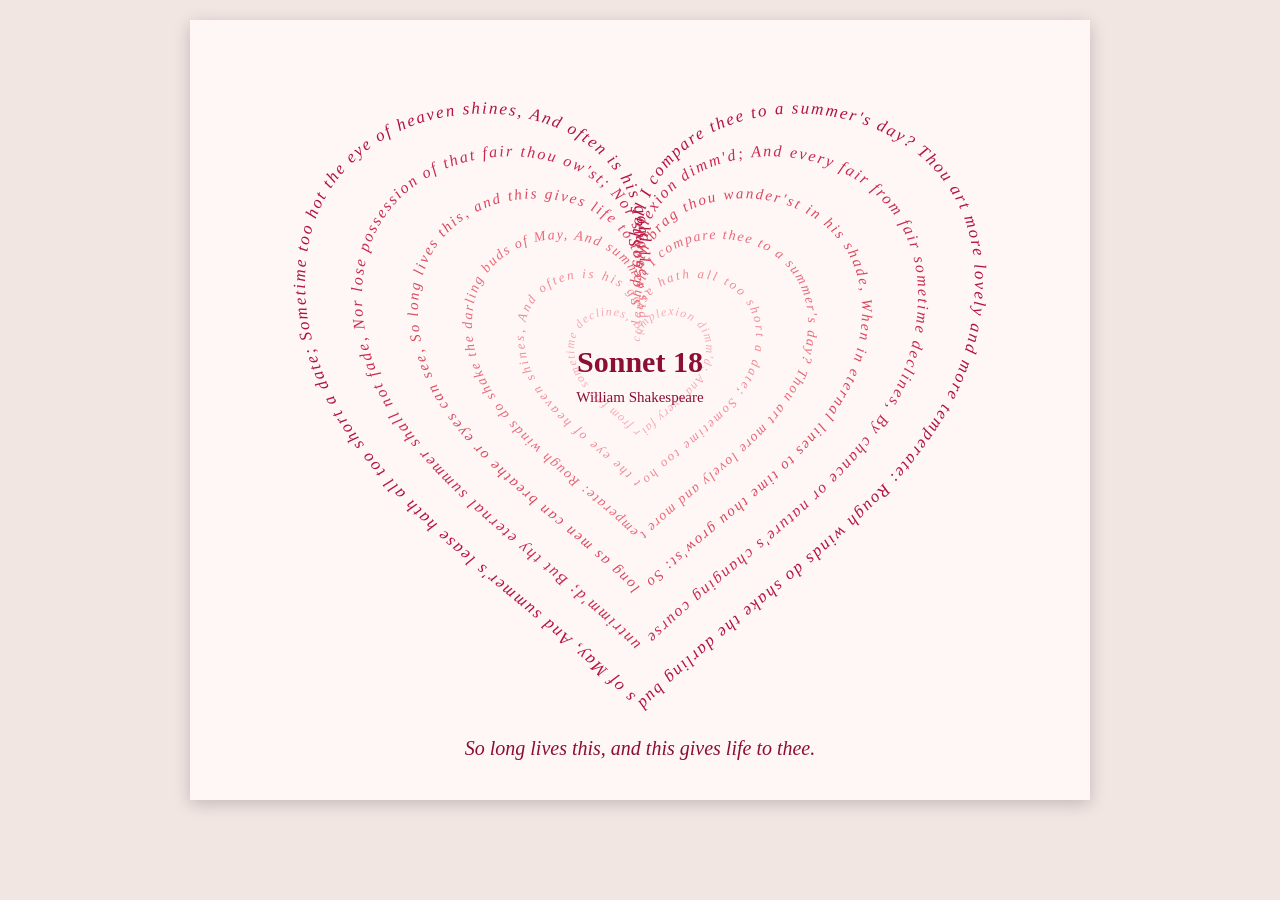
<file: index.html>
<!DOCTYPE html>
<html lang="en">
<head>
<meta charset="UTF-8">
<meta name="viewport" content="width=device-width, initial-scale=1.0">
<title>SVG Text Art - Sonnet 18</title>
<style>
body {
  margin: 0;
  padding: 20px;
  background: #f2e6e3;
  display: flex;
  justify-content: center;
}
svg {
  display: block;
  box-shadow: 0 4px 16px rgba(0,0,0,0.2);
}
</style>
</head>
<body>
<svg width="900" height="780" viewBox="0 0 900 780" xmlns="http://www.w3.org/2000/svg">
<defs>
<path id="h0" d="M 450.0,227.8 C 450.0,43.5 785.0,43.5 785.0,261.2 C 785.0,445.5 584.0,546.0 450.0,680.0 C 316.0,546.0 115.0,445.5 115.0,261.2 C 115.0,43.5 450.0,43.5 450.0,227.8 Z"/>
<path id="h1" d="M 450.0,247.7 C 450.0,94.8 728.0,94.8 728.0,275.5 C 728.0,428.4 561.2,511.8 450.0,623.0 C 338.8,511.8 172.0,428.4 172.0,275.5 C 172.0,94.8 450.0,94.8 450.0,247.7 Z"/>
<path id="h2" d="M 450.0,267.3 C 450.0,145.2 672.0,145.2 672.0,289.5 C 672.0,411.6 538.8,478.2 450.0,567.0 C 361.2,478.2 228.0,411.6 228.0,289.5 C 228.0,145.2 450.0,145.2 450.0,267.3 Z"/>
<path id="h3" d="M 450.0,286.2 C 450.0,193.8 618.0,193.8 618.0,303.0 C 618.0,395.4 517.2,445.8 450.0,513.0 C 382.8,445.8 282.0,395.4 282.0,303.0 C 282.0,193.8 450.0,193.8 450.0,286.2 Z"/>
<path id="h4" d="M 450.0,304.4 C 450.0,240.6 566.0,240.6 566.0,316.0 C 566.0,379.8 496.4,414.6 450.0,461.0 C 403.6,414.6 334.0,379.8 334.0,316.0 C 334.0,240.6 450.0,240.6 450.0,304.4 Z"/>
<path id="h5" d="M 450.0,321.9 C 450.0,285.6 516.0,285.6 516.0,328.5 C 516.0,364.8 476.4,384.6 450.0,411.0 C 423.6,384.6 384.0,364.8 384.0,328.5 C 384.0,285.6 450.0,285.6 450.0,321.9 Z"/>
</defs>
<rect width="900" height="780" fill="#fff7f5"/>
<text font-family="Georgia, serif" font-size="17" font-style="italic" fill="#b3123f"><textPath href="#h0" textLength="2112" lengthAdjust="spacing">Shall I compare thee to a summer's day? Thou art more lovely and more temperate: Rough winds do shake the darling buds of May, And summer's lease hath all too short a date; Sometime too hot the eye of heaven shines, And often is his gold</textPath></text>
<text font-family="Georgia, serif" font-size="16" font-style="italic" fill="#c8294f"><textPath href="#h1" textLength="1752" lengthAdjust="spacing">complexion dimm'd; And every fair from fair sometime declines, By chance or nature's changing course untrimm'd; But thy eternal summer shall not fade, Nor lose possession of that fair thou ow'st; Nor shall</textPath></text>
<text font-family="Georgia, serif" font-size="15" font-style="italic" fill="#d9475f"><textPath href="#h2" textLength="1398" lengthAdjust="spacing">death brag thou wander'st in his shade, When in eternal lines to time thou grow'st: So long as men can breathe or eyes can see, So long lives this, and this gives life to thee.</textPath></text>
<text font-family="Georgia, serif" font-size="14" font-style="italic" fill="#e8687a"><textPath href="#h3" textLength="1056" lengthAdjust="spacing">Shall I compare thee to a summer's day? Thou art more lovely and more temperate: Rough winds do shake the darling buds of May, And summer's</textPath></text>
<text font-family="Georgia, serif" font-size="13" font-style="italic" fill="#f08a96"><textPath href="#h4" textLength="727" lengthAdjust="spacing">lease hath all too short a date; Sometime too hot the eye of heaven shines, And often is his gold</textPath></text>
<text font-family="Georgia, serif" font-size="12" font-style="italic" fill="#f6aab2"><textPath href="#h5" textLength="411" lengthAdjust="spacing">complexion dimm'd; And every fair from fair sometime declines, By</textPath></text>
<text x="450" y="352" text-anchor="middle" font-family="Georgia, serif" font-size="30" font-weight="bold" fill="#8c0f33">Sonnet 18</text>
<text x="450" y="382" text-anchor="middle" font-family="Georgia, serif" font-size="15" fill="#8c0f33">William Shakespeare</text>
<text x="450" y="735" text-anchor="middle" font-family="Georgia, serif" font-size="20" font-style="italic" fill="#8c0f33">So long lives this, and this gives life to thee.</text>
</svg>
</body>
</html>
</file>
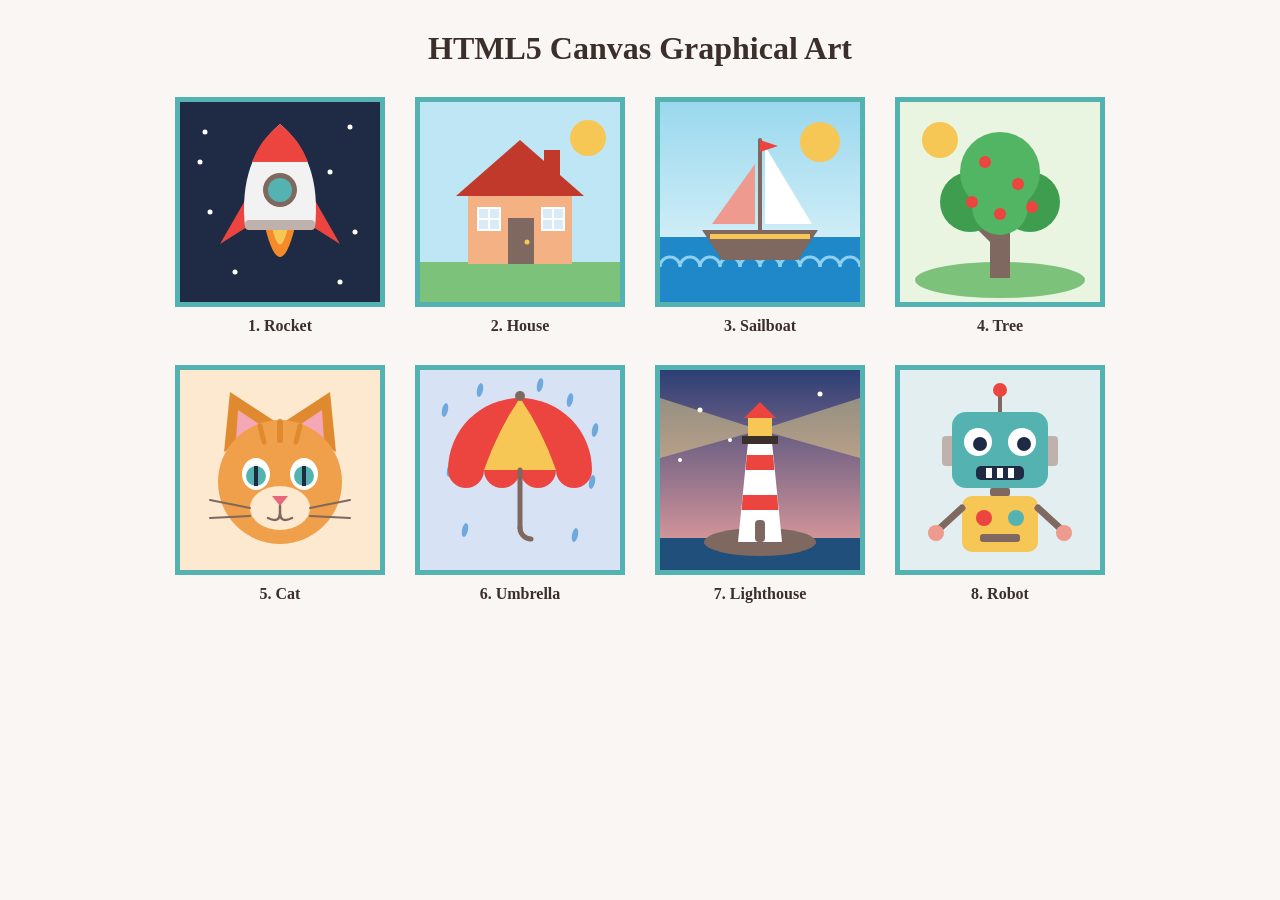
<file: 7.4/index.html>
<!DOCTYPE html>
<html lang="en">
<head>
<meta charset="UTF-8">
<meta name="viewport" content="width=device-width, initial-scale=1.0">
<title>HTML5 Canvas Graphical Art</title>
<style>
body {
  margin: 0;
  padding: 30px 20px;
  background: #faf6f3;
  font-family: Georgia, "Times New Roman", serif;
  color: #3b2f2b;
}
h1 {
  text-align: center;
  margin: 0 0 30px;
}
.gallery {
  display: flex;
  flex-wrap: wrap;
  justify-content: center;
  gap: 30px;
  max-width: 1000px;
  margin: 0 auto;
}
figure {
  margin: 0;
  text-align: center;
}
canvas {
  display: block;
  border: 5px solid #54b3b1;
  box-sizing: content-box;
}
figcaption {
  margin-top: 10px;
  font-weight: bold;
}
</style>
</head>
<body>
<h1>HTML5 Canvas Graphical Art</h1>
<div class="gallery" id="gallery"></div>
<script>
function circle(c, x, y, r, color) {
  c.beginPath();
  c.arc(x, y, r, 0, Math.PI * 2);
  c.fillStyle = color;
  c.fill();
}

function poly(c, points, color) {
  c.beginPath();
  c.moveTo(points[0][0], points[0][1]);
  for (let i = 1; i < points.length; i++) {
    c.lineTo(points[i][0], points[i][1]);
  }
  c.closePath();
  c.fillStyle = color;
  c.fill();
}

function rrect(c, x, y, w, h, r, color) {
  c.beginPath();
  c.moveTo(x + r, y);
  c.arcTo(x + w, y, x + w, y + h, r);
  c.arcTo(x + w, y + h, x, y + h, r);
  c.arcTo(x, y + h, x, y, r);
  c.arcTo(x, y, x + w, y, r);
  c.closePath();
  c.fillStyle = color;
  c.fill();
}

function line(c, x1, y1, x2, y2, color, width) {
  c.beginPath();
  c.moveTo(x1, y1);
  c.lineTo(x2, y2);
  c.strokeStyle = color;
  c.lineWidth = width;
  c.lineCap = "round";
  c.stroke();
}

function rocket(c) {
  c.fillStyle = "#1f2a44";
  c.fillRect(0, 0, 200, 200);
  const stars = [[25, 30], [170, 25], [150, 70], [30, 110], [175, 130], [55, 170], [160, 180], [20, 60]];
  stars.forEach(function (s) { circle(c, s[0], s[1], 2.5, "#ffffff"); });
  c.beginPath();
  c.moveTo(85, 125);
  c.quadraticCurveTo(100, 185, 115, 125);
  c.fillStyle = "#f58a2b";
  c.fill();
  c.beginPath();
  c.moveTo(92, 125);
  c.quadraticCurveTo(100, 160, 108, 125);
  c.fillStyle = "#f6c755";
  c.fill();
  poly(c, [[67, 95], [40, 142], [67, 125]], "#ec4540");
  poly(c, [[133, 95], [160, 142], [133, 125]], "#ec4540");
  c.beginPath();
  c.moveTo(100, 22);
  c.quadraticCurveTo(142, 58, 135, 125);
  c.lineTo(65, 125);
  c.quadraticCurveTo(58, 58, 100, 22);
  c.closePath();
  c.fillStyle = "#f2f2f2";
  c.fill();
  c.beginPath();
  c.moveTo(100, 22);
  c.quadraticCurveTo(120, 38, 128, 60);
  c.lineTo(72, 60);
  c.quadraticCurveTo(80, 38, 100, 22);
  c.closePath();
  c.fillStyle = "#ec4540";
  c.fill();
  circle(c, 100, 88, 17, "#7f685f");
  circle(c, 100, 88, 12, "#54b3b1");
  rrect(c, 65, 118, 70, 10, 4, "#bfb2ac");
}

function house(c) {
  c.fillStyle = "#bfe6f5";
  c.fillRect(0, 0, 200, 200);
  circle(c, 168, 36, 18, "#f6c755");
  c.fillStyle = "#7cc27a";
  c.fillRect(0, 160, 200, 40);
  c.fillStyle = "#c0392b";
  c.fillRect(124, 48, 16, 36);
  c.fillStyle = "#f4b183";
  c.fillRect(48, 90, 104, 72);
  poly(c, [[36, 94], [100, 38], [164, 94]], "#c0392b");
  c.fillStyle = "#7f685f";
  c.fillRect(88, 116, 26, 46);
  circle(c, 107, 140, 2.5, "#f6c755");
  c.fillStyle = "#d7ecf8";
  c.fillRect(58, 106, 22, 22);
  c.fillRect(122, 106, 22, 22);
  c.strokeStyle = "#ffffff";
  c.lineWidth = 2;
  c.strokeRect(58, 106, 22, 22);
  c.strokeRect(122, 106, 22, 22);
  line(c, 69, 106, 69, 128, "#ffffff", 2);
  line(c, 58, 117, 80, 117, "#ffffff", 2);
  line(c, 133, 106, 133, 128, "#ffffff", 2);
  line(c, 122, 117, 144, 117, "#ffffff", 2);
}

function sailboat(c) {
  const g = c.createLinearGradient(0, 0, 0, 200);
  g.addColorStop(0, "#9ad8ee");
  g.addColorStop(1, "#e8f7fb");
  c.fillStyle = g;
  c.fillRect(0, 0, 200, 200);
  circle(c, 160, 40, 20, "#f6c755");
  c.fillStyle = "#1e88c9";
  c.fillRect(0, 135, 200, 65);
  c.strokeStyle = "#8fd0f0";
  c.lineWidth = 3;
  for (let x = 10; x < 200; x += 40) {
    c.beginPath();
    c.arc(x, 165, 10, Math.PI, 0);
    c.arc(x + 20, 165, 10, Math.PI, 0);
    c.stroke();
  }
  line(c, 100, 38, 100, 132, "#7f685f", 4);
  poly(c, [[105, 44], [105, 122], [152, 122]], "#ffffff");
  poly(c, [[95, 62], [95, 122], [52, 122]], "#ef9a8f");
  poly(c, [[100, 38], [100, 50], [118, 44]], "#ec4540");
  c.beginPath();
  c.moveTo(42, 128);
  c.lineTo(158, 128);
  c.lineTo(138, 158);
  c.lineTo(62, 158);
  c.closePath();
  c.fillStyle = "#7f685f";
  c.fill();
  c.fillStyle = "#f6c755";
  c.fillRect(50, 132, 100, 5);
}

function tree(c) {
  c.fillStyle = "#e9f5e1";
  c.fillRect(0, 0, 200, 200);
  circle(c, 40, 38, 18, "#f6c755");
  c.beginPath();
  c.ellipse(100, 178, 85, 18, 0, 0, Math.PI * 2);
  c.fillStyle = "#7cc27a";
  c.fill();
  c.fillStyle = "#7f685f";
  c.fillRect(90, 108, 20, 68);
  poly(c, [[90, 140], [74, 124], [78, 120], [90, 130]], "#7f685f");
  poly(c, [[110, 130], [128, 114], [124, 110], [110, 122]], "#7f685f");
  circle(c, 70, 100, 30, "#3f9d4f");
  circle(c, 130, 100, 30, "#3f9d4f");
  circle(c, 100, 70, 40, "#52b563");
  circle(c, 100, 105, 28, "#52b563");
  circle(c, 85, 60, 6, "#ec4540");
  circle(c, 118, 82, 6, "#ec4540");
  circle(c, 72, 100, 6, "#ec4540");
  circle(c, 132, 105, 6, "#ec4540");
  circle(c, 100, 112, 6, "#ec4540");
}

function cat(c) {
  c.fillStyle = "#fde8d0";
  c.fillRect(0, 0, 200, 200);
  poly(c, [[44, 82], [50, 22], [96, 52]], "#e08a2f");
  poly(c, [[156, 82], [150, 22], [104, 52]], "#e08a2f");
  poly(c, [[56, 70], [58, 40], [82, 56]], "#f4a7b5");
  poly(c, [[144, 70], [142, 40], [118, 56]], "#f4a7b5");
  circle(c, 100, 112, 62, "#f0a04b");
  line(c, 100, 52, 100, 70, "#e08a2f", 6);
  line(c, 80, 56, 84, 72, "#e08a2f", 5);
  line(c, 120, 56, 116, 72, "#e08a2f", 5);
  c.beginPath();
  c.ellipse(100, 138, 30, 22, 0, 0, Math.PI * 2);
  c.fillStyle = "#fde8d0";
  c.fill();
  c.beginPath();
  c.ellipse(76, 104, 14, 16, 0, 0, Math.PI * 2);
  c.ellipse(124, 104, 14, 16, 0, 0, Math.PI * 2);
  c.fillStyle = "#ffffff";
  c.fill();
  circle(c, 76, 106, 10, "#54b3b1");
  circle(c, 124, 106, 10, "#54b3b1");
  c.fillStyle = "#1f2a44";
  c.fillRect(74, 96, 4, 20);
  c.fillRect(122, 96, 4, 20);
  poly(c, [[92, 126], [108, 126], [100, 136]], "#e8687a");
  c.strokeStyle = "#7f685f";
  c.lineWidth = 2.5;
  c.lineCap = "round";
  c.beginPath();
  c.moveTo(100, 136);
  c.lineTo(100, 142);
  c.moveTo(88, 148);
  c.quadraticCurveTo(100, 154, 100, 142);
  c.quadraticCurveTo(100, 154, 112, 148);
  c.stroke();
  line(c, 70, 138, 30, 130, "#7f685f", 2);
  line(c, 70, 146, 30, 148, "#7f685f", 2);
  line(c, 130, 138, 170, 130, "#7f685f", 2);
  line(c, 130, 146, 170, 148, "#7f685f", 2);
}

function umbrella(c) {
  c.fillStyle = "#d7e3f4";
  c.fillRect(0, 0, 200, 200);
  const drops = [[25, 40], [60, 20], [150, 30], [175, 60], [30, 100], [172, 112], [45, 160], [155, 165], [120, 15]];
  drops.forEach(function (d) {
    c.beginPath();
    c.ellipse(d[0], d[1], 3, 7, 0.2, 0, Math.PI * 2);
    c.fillStyle = "#6fa8dc";
    c.fill();
  });
  c.beginPath();
  c.arc(100, 100, 72, Math.PI, 0);
  c.closePath();
  c.fillStyle = "#ec4540";
  c.fill();
  c.beginPath();
  c.moveTo(100, 28);
  c.quadraticCurveTo(78, 60, 64, 100);
  c.lineTo(100, 100);
  c.closePath();
  c.fillStyle = "#f6c755";
  c.fill();
  c.beginPath();
  c.moveTo(100, 28);
  c.quadraticCurveTo(122, 60, 136, 100);
  c.lineTo(100, 100);
  c.closePath();
  c.fillStyle = "#f6c755";
  c.fill();
  c.fillStyle = "#ec4540";
  for (let i = 0; i < 4; i++) {
    c.beginPath();
    c.arc(46 + i * 36, 100, 18, Math.PI, 0, true);
    c.closePath();
    c.fill();
  }
  circle(c, 100, 26, 5, "#7f685f");
  line(c, 100, 100, 100, 158, "#7f685f", 5);
  c.beginPath();
  c.arc(111, 158, 11, Math.PI, Math.PI * 0.5, true);
  c.strokeStyle = "#7f685f";
  c.lineWidth = 5;
  c.lineCap = "round";
  c.stroke();
}

function lighthouse(c) {
  const g = c.createLinearGradient(0, 0, 0, 200);
  g.addColorStop(0, "#2c3e75");
  g.addColorStop(1, "#f0a4a0");
  c.fillStyle = g;
  c.fillRect(0, 0, 200, 200);
  circle(c, 40, 40, 2.5, "#ffffff");
  circle(c, 160, 24, 2.5, "#ffffff");
  circle(c, 70, 70, 2, "#ffffff");
  circle(c, 20, 90, 2, "#ffffff");
  c.fillStyle = "#1f4f7a";
  c.fillRect(0, 168, 200, 32);
  c.globalAlpha = 0.45;
  poly(c, [[100, 60], [200, 28], [200, 88]], "#f6e08a");
  poly(c, [[100, 60], [0, 28], [0, 88]], "#f6e08a");
  c.globalAlpha = 1;
  c.beginPath();
  c.ellipse(100, 172, 56, 14, 0, 0, Math.PI * 2);
  c.fillStyle = "#7f685f";
  c.fill();
  poly(c, [[78, 172], [122, 172], [112, 72], [88, 72]], "#ffffff");
  poly(c, [[85.6, 100], [114.4, 100], [113.2, 85], [86.8, 85]], "#ec4540");
  poly(c, [[81.6, 140], [118.4, 140], [117.2, 125], [82.8, 125]], "#ec4540");
  c.fillStyle = "#3b2f2b";
  c.fillRect(82, 66, 36, 8);
  c.fillStyle = "#f6c755";
  c.fillRect(88, 48, 24, 18);
  poly(c, [[84, 48], [100, 32], [116, 48]], "#ec4540");
  rrect(c, 95, 150, 10, 22, 4, "#7f685f");
}

function robot(c) {
  c.fillStyle = "#e3eef0";
  c.fillRect(0, 0, 200, 200);
  line(c, 100, 22, 100, 44, "#7f685f", 4);
  circle(c, 100, 20, 7, "#ec4540");
  rrect(c, 42, 66, 14, 30, 4, "#bfb2ac");
  rrect(c, 144, 66, 14, 30, 4, "#bfb2ac");
  rrect(c, 52, 42, 96, 76, 14, "#54b3b1");
  circle(c, 78, 72, 14, "#ffffff");
  circle(c, 122, 72, 14, "#ffffff");
  circle(c, 80, 74, 7, "#1f2a44");
  circle(c, 124, 74, 7, "#1f2a44");
  rrect(c, 76, 96, 48, 14, 5, "#1f2a44");
  c.fillStyle = "#ffffff";
  c.fillRect(86, 98, 6, 10);
  c.fillRect(97, 98, 6, 10);
  c.fillRect(108, 98, 6, 10);
  rrect(c, 90, 118, 20, 8, 2, "#7f685f");
  rrect(c, 62, 126, 76, 56, 10, "#f6c755");
  circle(c, 84, 148, 8, "#ec4540");
  circle(c, 116, 148, 8, "#54b3b1");
  rrect(c, 80, 164, 40, 8, 3, "#7f685f");
  line(c, 62, 138, 38, 160, "#7f685f", 7);
  line(c, 138, 138, 162, 160, "#7f685f", 7);
  circle(c, 36, 163, 8, "#ef9a8f");
  circle(c, 164, 163, 8, "#ef9a8f");
}

const arts = [
  ["1. Rocket", rocket],
  ["2. House", house],
  ["3. Sailboat", sailboat],
  ["4. Tree", tree],
  ["5. Cat", cat],
  ["6. Umbrella", umbrella],
  ["7. Lighthouse", lighthouse],
  ["8. Robot", robot]
];

const gallery = document.getElementById("gallery");

arts.forEach(function (art) {
  const figure = document.createElement("figure");
  const canvas = document.createElement("canvas");
  canvas.width = 200;
  canvas.height = 200;
  const caption = document.createElement("figcaption");
  caption.textContent = art[0];
  figure.appendChild(canvas);
  figure.appendChild(caption);
  gallery.appendChild(figure);
  art[1](canvas.getContext("2d"));
});
</script>
</body>
</html>
</file>
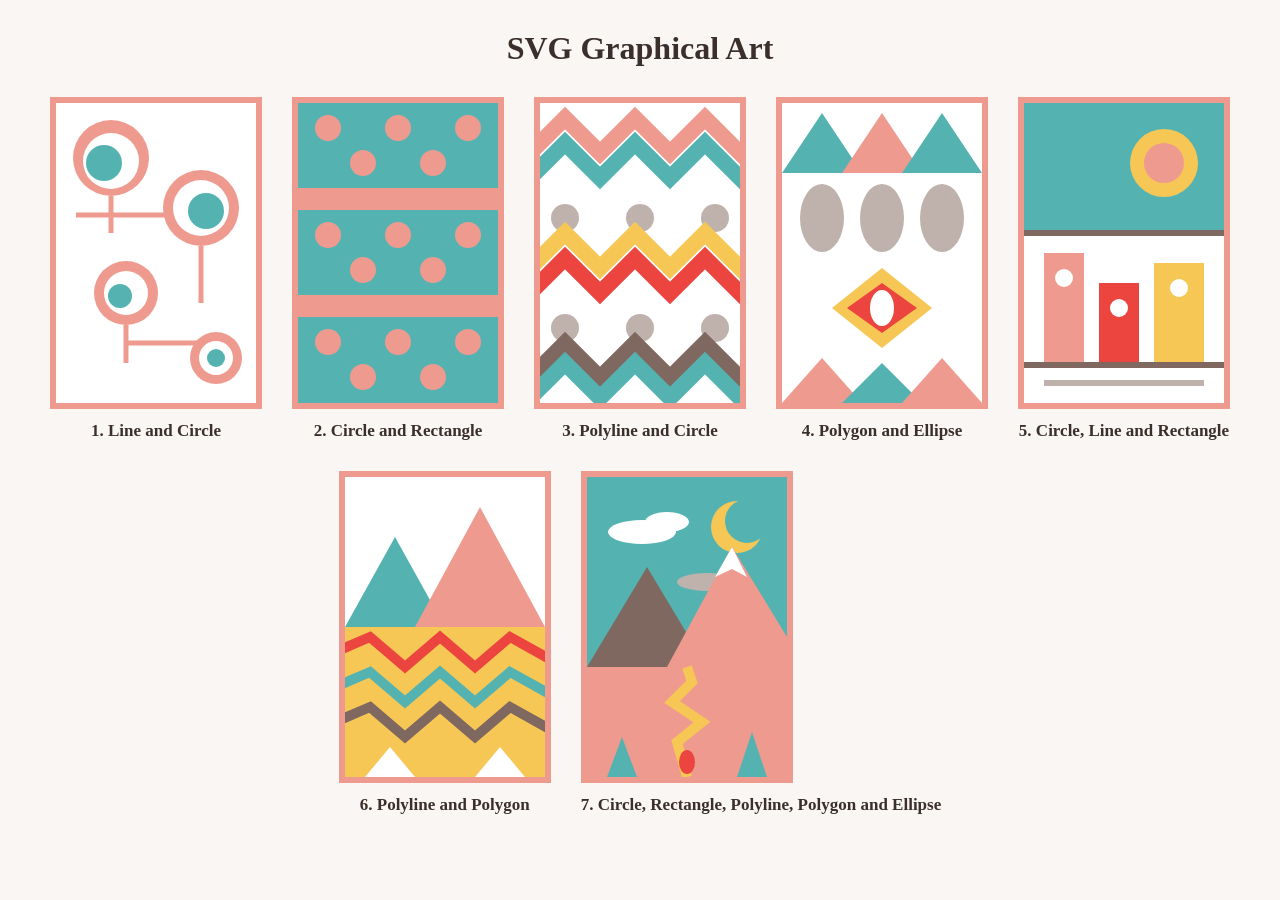
<file: index (1).html>
<!DOCTYPE html>
<html lang="en">
<head>
<meta charset="UTF-8">
<meta name="viewport" content="width=device-width, initial-scale=1.0">
<title>SVG Graphical Art</title>
<style>
body {
  margin: 0;
  padding: 30px 20px;
  background: #faf6f3;
  font-family: Georgia, "Times New Roman", serif;
  color: #3b2f2b;
}
h1 {
  text-align: center;
  margin: 0 0 30px;
}
.gallery {
  display: flex;
  flex-wrap: wrap;
  justify-content: center;
  gap: 30px;
}
figure {
  margin: 0;
  text-align: center;
}
svg {
  display: block;
  background: #ffffff;
  border: 6px solid #ef9a8f;
  box-sizing: content-box;
}
figcaption {
  margin-top: 12px;
  font-weight: bold;
  font-size: 17px;
}
</style>
</head>
<body>
<h1>SVG Graphical Art</h1>
<div class="gallery">

<figure>
<svg width="200" height="300" viewBox="0 0 200 300">
<circle cx="55" cy="55" r="38" fill="#ef9a8f"/>
<circle cx="55" cy="58" r="28" fill="#ffffff"/>
<circle cx="48" cy="60" r="18" fill="#54b3b1"/>
<line x1="55" y1="93" x2="55" y2="130" stroke="#ef9a8f" stroke-width="5"/>
<line x1="20" y1="112" x2="130" y2="112" stroke="#ef9a8f" stroke-width="5"/>
<circle cx="145" cy="105" r="38" fill="#ef9a8f"/>
<circle cx="145" cy="105" r="28" fill="#ffffff"/>
<circle cx="150" cy="108" r="18" fill="#54b3b1"/>
<line x1="145" y1="143" x2="145" y2="200" stroke="#ef9a8f" stroke-width="5"/>
<circle cx="70" cy="190" r="32" fill="#ef9a8f"/>
<circle cx="70" cy="190" r="22" fill="#ffffff"/>
<circle cx="64" cy="193" r="12" fill="#54b3b1"/>
<line x1="70" y1="222" x2="70" y2="260" stroke="#ef9a8f" stroke-width="5"/>
<line x1="70" y1="240" x2="175" y2="240" stroke="#ef9a8f" stroke-width="5"/>
<circle cx="160" cy="255" r="26" fill="#ef9a8f"/>
<circle cx="160" cy="255" r="17" fill="#ffffff"/>
<circle cx="160" cy="255" r="9" fill="#54b3b1"/>
</svg>
<figcaption>1. Line and Circle</figcaption>
</figure>

<figure>
<svg width="200" height="300" viewBox="0 0 200 300" style="background:#ef9a8f">
<rect x="0" y="0" width="200" height="85" fill="#54b3b1"/>
<rect x="0" y="107" width="200" height="85" fill="#54b3b1"/>
<rect x="0" y="214" width="200" height="86" fill="#54b3b1"/>
<circle cx="30" cy="25" r="13" fill="#ef9a8f"/>
<circle cx="100" cy="25" r="13" fill="#ef9a8f"/>
<circle cx="170" cy="25" r="13" fill="#ef9a8f"/>
<circle cx="65" cy="60" r="13" fill="#ef9a8f"/>
<circle cx="135" cy="60" r="13" fill="#ef9a8f"/>
<circle cx="30" cy="132" r="13" fill="#ef9a8f"/>
<circle cx="100" cy="132" r="13" fill="#ef9a8f"/>
<circle cx="170" cy="132" r="13" fill="#ef9a8f"/>
<circle cx="65" cy="167" r="13" fill="#ef9a8f"/>
<circle cx="135" cy="167" r="13" fill="#ef9a8f"/>
<circle cx="30" cy="239" r="13" fill="#ef9a8f"/>
<circle cx="100" cy="239" r="13" fill="#ef9a8f"/>
<circle cx="170" cy="239" r="13" fill="#ef9a8f"/>
<circle cx="65" cy="274" r="13" fill="#ef9a8f"/>
<circle cx="135" cy="274" r="13" fill="#ef9a8f"/>
</svg>
<figcaption>2. Circle and Rectangle</figcaption>
</figure>

<figure>
<svg width="200" height="300" viewBox="0 0 200 300">
<polyline points="-10,50 25,15 60,50 95,15 130,50 165,15 210,60" fill="none" stroke="#ef9a8f" stroke-width="16"/>
<polyline points="-10,75 25,40 60,75 95,40 130,75 165,40 210,85" fill="none" stroke="#54b3b1" stroke-width="16"/>
<circle cx="25" cy="115" r="14" fill="#bfb2ac"/>
<circle cx="100" cy="115" r="14" fill="#bfb2ac"/>
<circle cx="175" cy="115" r="14" fill="#bfb2ac"/>
<polyline points="-10,165 25,130 60,165 95,130 130,165 165,130 210,175" fill="none" stroke="#f6c755" stroke-width="16"/>
<polyline points="-10,190 25,155 60,190 95,155 130,190 165,155 210,200" fill="none" stroke="#ec4540" stroke-width="16"/>
<circle cx="25" cy="225" r="14" fill="#bfb2ac"/>
<circle cx="100" cy="225" r="14" fill="#bfb2ac"/>
<circle cx="175" cy="225" r="14" fill="#bfb2ac"/>
<polyline points="-10,275 25,240 60,275 95,240 130,275 165,240 210,285" fill="none" stroke="#7f685f" stroke-width="16"/>
<polyline points="-10,295 25,260 60,295 95,260 130,295 165,260 210,305" fill="none" stroke="#54b3b1" stroke-width="16"/>
</svg>
<figcaption>3. Polyline and Circle</figcaption>
</figure>

<figure>
<svg width="200" height="300" viewBox="0 0 200 300">
<polygon points="0,70 40,10 80,70" fill="#54b3b1"/>
<polygon points="60,70 100,10 140,70" fill="#ef9a8f"/>
<polygon points="120,70 160,10 200,70" fill="#54b3b1"/>
<ellipse cx="40" cy="115" rx="22" ry="34" fill="#bfb2ac"/>
<ellipse cx="100" cy="115" rx="22" ry="34" fill="#bfb2ac"/>
<ellipse cx="160" cy="115" rx="22" ry="34" fill="#bfb2ac"/>
<polygon points="100,165 150,205 100,245 50,205" fill="#f6c755"/>
<polygon points="100,180 135,205 100,230 65,205" fill="#ec4540"/>
<ellipse cx="100" cy="205" rx="12" ry="18" fill="#ffffff"/>
<polygon points="0,300 40,255 80,300" fill="#ef9a8f"/>
<polygon points="60,300 100,260 140,300" fill="#54b3b1"/>
<polygon points="120,300 160,255 200,300" fill="#ef9a8f"/>
</svg>
<figcaption>4. Polygon and Ellipse</figcaption>
</figure>

<figure>
<svg width="200" height="300" viewBox="0 0 200 300">
<rect x="0" y="0" width="200" height="130" fill="#54b3b1"/>
<circle cx="140" cy="60" r="34" fill="#f6c755"/>
<circle cx="140" cy="60" r="20" fill="#ef9a8f"/>
<line x1="0" y1="130" x2="200" y2="130" stroke="#7f685f" stroke-width="6"/>
<rect x="20" y="150" width="40" height="110" fill="#ef9a8f"/>
<rect x="75" y="180" width="40" height="80" fill="#ec4540"/>
<rect x="130" y="160" width="50" height="100" fill="#f6c755"/>
<circle cx="40" cy="175" r="9" fill="#ffffff"/>
<circle cx="95" cy="205" r="9" fill="#ffffff"/>
<circle cx="155" cy="185" r="9" fill="#ffffff"/>
<line x1="0" y1="262" x2="200" y2="262" stroke="#7f685f" stroke-width="6"/>
<line x1="20" y1="280" x2="180" y2="280" stroke="#bfb2ac" stroke-width="6"/>
</svg>
<figcaption>5. Circle, Line and Rectangle</figcaption>
</figure>

<figure>
<svg width="200" height="300" viewBox="0 0 200 300">
<polygon points="0,150 50,60 100,150" fill="#54b3b1"/>
<polygon points="70,150 135,30 200,150" fill="#ef9a8f"/>
<polygon points="0,150 200,150 200,300 0,300" fill="#f6c755"/>
<polyline points="-10,175 25,160 60,190 95,160 130,190 165,160 210,185" fill="none" stroke="#ec4540" stroke-width="10"/>
<polyline points="-10,210 25,195 60,225 95,195 130,225 165,195 210,220" fill="none" stroke="#54b3b1" stroke-width="10"/>
<polyline points="-10,245 25,230 60,260 95,230 130,260 165,230 210,255" fill="none" stroke="#7f685f" stroke-width="10"/>
<polygon points="20,300 45,270 70,300" fill="#ffffff"/>
<polygon points="130,300 155,270 180,300" fill="#ffffff"/>
</svg>
<figcaption>6. Polyline and Polygon</figcaption>
</figure>

<figure>
<svg width="200" height="300" viewBox="0 0 200 300">
<rect x="0" y="0" width="200" height="190" fill="#54b3b1"/>
<circle cx="150" cy="50" r="26" fill="#f6c755"/>
<circle cx="160" cy="44" r="22" fill="#54b3b1"/>
<ellipse cx="55" cy="55" rx="34" ry="12" fill="#ffffff"/>
<ellipse cx="80" cy="45" rx="22" ry="10" fill="#ffffff"/>
<ellipse cx="120" cy="105" rx="30" ry="9" fill="#bfb2ac"/>
<polygon points="0,190 60,90 120,190" fill="#7f685f"/>
<polygon points="80,190 145,70 200,160 200,190" fill="#ef9a8f"/>
<polygon points="145,70 128,100 145,92 160,100" fill="#ffffff"/>
<rect x="0" y="190" width="200" height="110" fill="#ef9a8f"/>
<polyline points="100,300 90,265 115,245 85,225 105,205 100,190" fill="none" stroke="#f6c755" stroke-width="10"/>
<polygon points="20,300 35,260 50,300" fill="#54b3b1"/>
<polygon points="150,300 165,255 180,300" fill="#54b3b1"/>
<ellipse cx="100" cy="285" rx="8" ry="12" fill="#ec4540"/>
</svg>
<figcaption>7. Circle, Rectangle, Polyline, Polygon and Ellipse</figcaption>
</figure>

</div>
</body>
</html>
</file>
